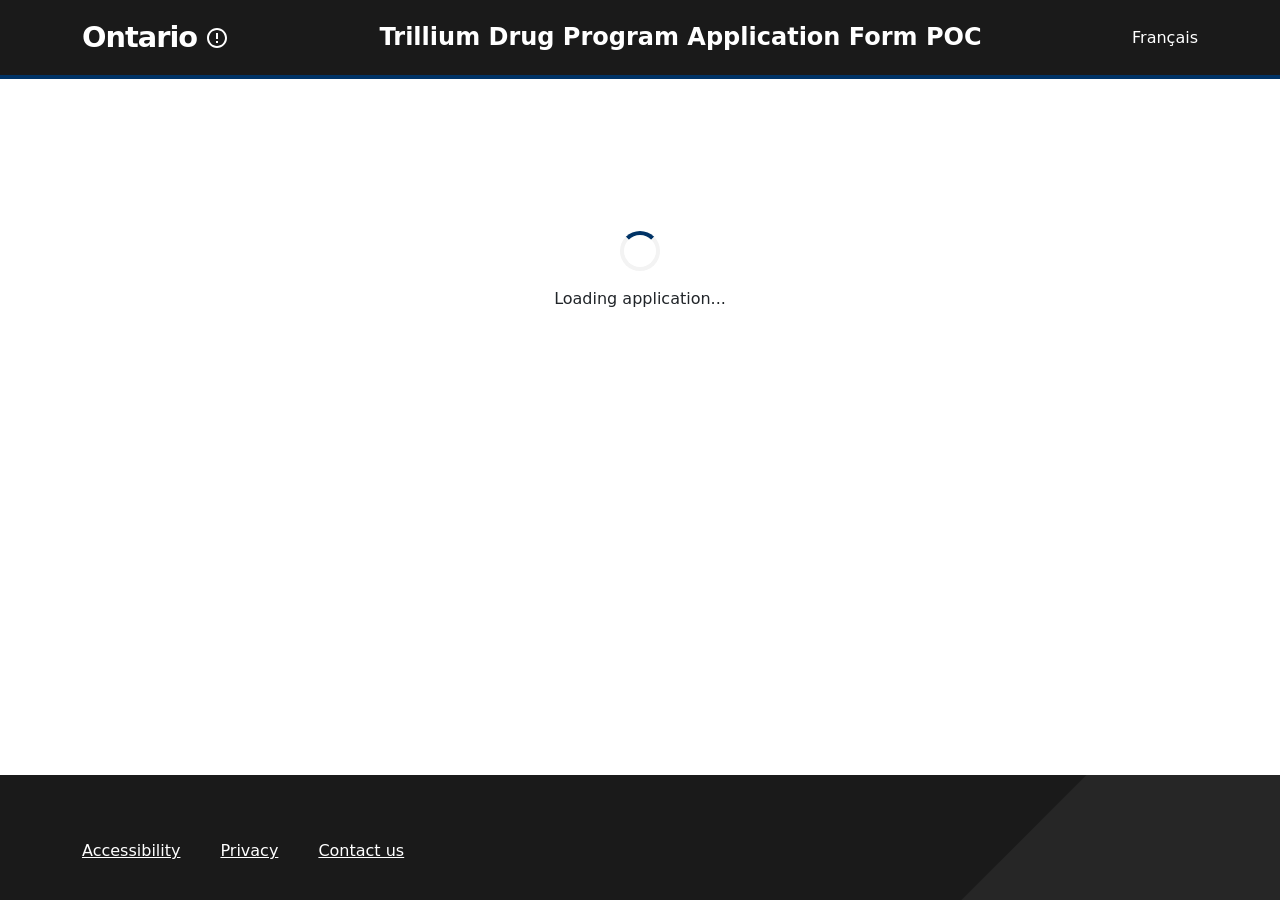
<file: index.html>
<!DOCTYPE html>
<html lang="en">

<head>
    <meta charset="UTF-8">
    <meta name="viewport" content="width=device-width, initial-scale=1.0">
    <title>Service Portal | Application Form</title>

    <!-- Fonts -->
    <link rel="preconnect" href="https://fonts.googleapis.com">
    <link rel="preconnect" href="https://fonts.gstatic.com" crossorigin>
    <link href="https://fonts.googleapis.com/css2?family=Inter:wght@400;500;600&display=swap" rel="stylesheet">
    <link rel="stylesheet" href="styles/main.css">

    <!-- Bootstrap 5 -->
    <link rel="stylesheet" href="https://cdn.jsdelivr.net/npm/bootstrap@5.3.2/dist/css/bootstrap.min.css">

    <!-- Form.io CSS -->
    <link rel="stylesheet" href="https://cdn.form.io/formiojs/formio.form.min.css">

    <!-- Form.io JS -->
    <script src="https://cdn.form.io/formiojs/formio.form.min.js"></script>

    <!-- Dependencies -->
    <!-- <link rel="stylesheet" href="https://cdn.jsdelivr.net/npm/bootstrap@4.6.0/dist/css/bootstrap.min.css">
    <link rel="stylesheet" href="https://cdn.jsdelivr.net/npm/formiojs@4.13.1/dist/formio.full.min.css"> -->
    <!-- Form.io Core Library -->
    <!-- <script src="https://cdn.jsdelivr.net/npm/formiojs@4.13.1/dist/formio.full.min.js"></script> -->
    <!-- <link rel="stylesheet"
        href="https://forms-flow-microfrontends.aot-technologies.com/forms-flow-theme@v7.0.0/forms-flow-theme.min.css"> -->
    <!-- ✅ Override scrolling issues -->
    <style>
        html,
        body,
        #root {
            height: 100% !important;
            overflow: auto !important;
        }

        .formio-form {
            overflow-y: auto !important;
        }
    </style>
</head>

<body>
    <!-- Dark Header matching the image -->
    <header class="portal-header">
        <div class="container header-inner">
            <div class="header-left">
                <span class="portal-logo-text">Ontario</span>
                <div class="logo-icon">
                    <svg width="24" height="24" viewBox="0 0 24 24" fill="white" xmlns="http://www.w3.org/2000/svg">
                        <path
                            d="M12 2C6.48 2 2 6.48 2 12s4.48 10 10 10 10-4.48 10-10S17.52 2 12 2zm0 18c-4.41 0-8-3.59-8-8s3.59-8 8-8 8 3.59 8 8-3.59 8-8 8zm-1-13h2v6h-2zm0 8h2v2h-2z" />
                    </svg>
                </div>
            </div>
            <div class="header-center">
                <h1 class="header-title">Trillium Drug Program Application Form POC</h1>
            </div>
            <div class="header-right">
                <nav class="portal-nav">
                    <a href="#" class="nav-item">Français</a>
                </nav>
            </div>
        </div>
    </header>

    <main class="main-content">
        <!-- Form Section -->
        <div class="container">
            <div class="form-container-outer">
                <div id="loading-state" class="loader-area">
                    <div class="spinner"></div>
                    <p>Loading application...</p>
                </div>

                <!-- Form.io Injection Point -->
                <div id="formio"></div>

                <!-- Feedback Form (hidden initially) -->
                <div id="feedback-section" class="feedback-section" style="display: none;">
                    <div class="feedback-header">
                        <h2>Thank you for using formsflow!</h2>
                        <p>We'd love to hear your feedback to help us improve your experience.</p>
                    </div>

                    <form id="feedback-form" class="feedback-form">
                        <div class="form-group">
                            <label for="satisfaction">How satisfied are you with the form experience?</label>
                            <select id="satisfaction" name="satisfaction" required class="form-control">
                                <option value="">Please select...</option>
                                <option value="very-satisfied">Very Satisfied</option>
                                <option value="satisfied">Satisfied</option>
                                <option value="neutral">Neutral</option>
                                <option value="dissatisfied">Dissatisfied</option>
                                <option value="very-dissatisfied">Very Dissatisfied</option>
                            </select>
                        </div>

                        <div class="form-group">
                            <label for="ease-of-use">How easy was it to complete the form?</label>
                            <select id="ease-of-use" name="ease-of-use" required class="form-control">
                                <option value="">Please select...</option>
                                <option value="very-easy">Very Easy</option>
                                <option value="easy">Easy</option>
                                <option value="moderate">Moderate</option>
                                <option value="difficult">Difficult</option>
                                <option value="very-difficult">Very Difficult</option>
                            </select>
                        </div>

                        <div class="form-group">
                            <label for="comments">Any additional comments or suggestions? (Optional)</label>
                            <textarea id="comments" name="comments" rows="4" class="form-control"
                                placeholder="Share your thoughts..."></textarea>
                        </div>

                        <div class="feedback-actions">
                            <button type="submit" class="btn btn-primary">Submit Feedback</button>
                        </div>
                    </form>
                </div>
            </div>
        </div>

        <!-- Thank You Popup -->
        <div id="thank-you-popup" class="popup-overlay" style="display: none;">
            <div class="popup-content">
                <div class="popup-icon">✓</div>
                <h2>Thank You!</h2>
                <p>Your feedback has been submitted successfully.</p>
                <p class="popup-subtext">We appreciate you taking the time to help us improve.</p>
                <button id="close-popup" class="btn btn-primary">Close</button>
            </div>
        </div>
    </main>

    <!-- Dark Footer matching the image -->
    <footer class="portal-footer">
        <div class="footer-stripe"></div>
        <div class="container footer-inner">
            <nav class="footer-nav">
                <a href="#">Accessibility</a>
                <a href="#">Privacy</a>
                <a href="#">Contact us</a>
            </nav>
            <p class="copyright">© King's Printer for Ontario, 2012–26</p>
        </div>
    </footer>

    <!-- Application Scripts -->
    <script src="scripts/formRenderer.js"></script>
    <script src="scripts/feedback.js"></script>
</body>

</html>
</file>
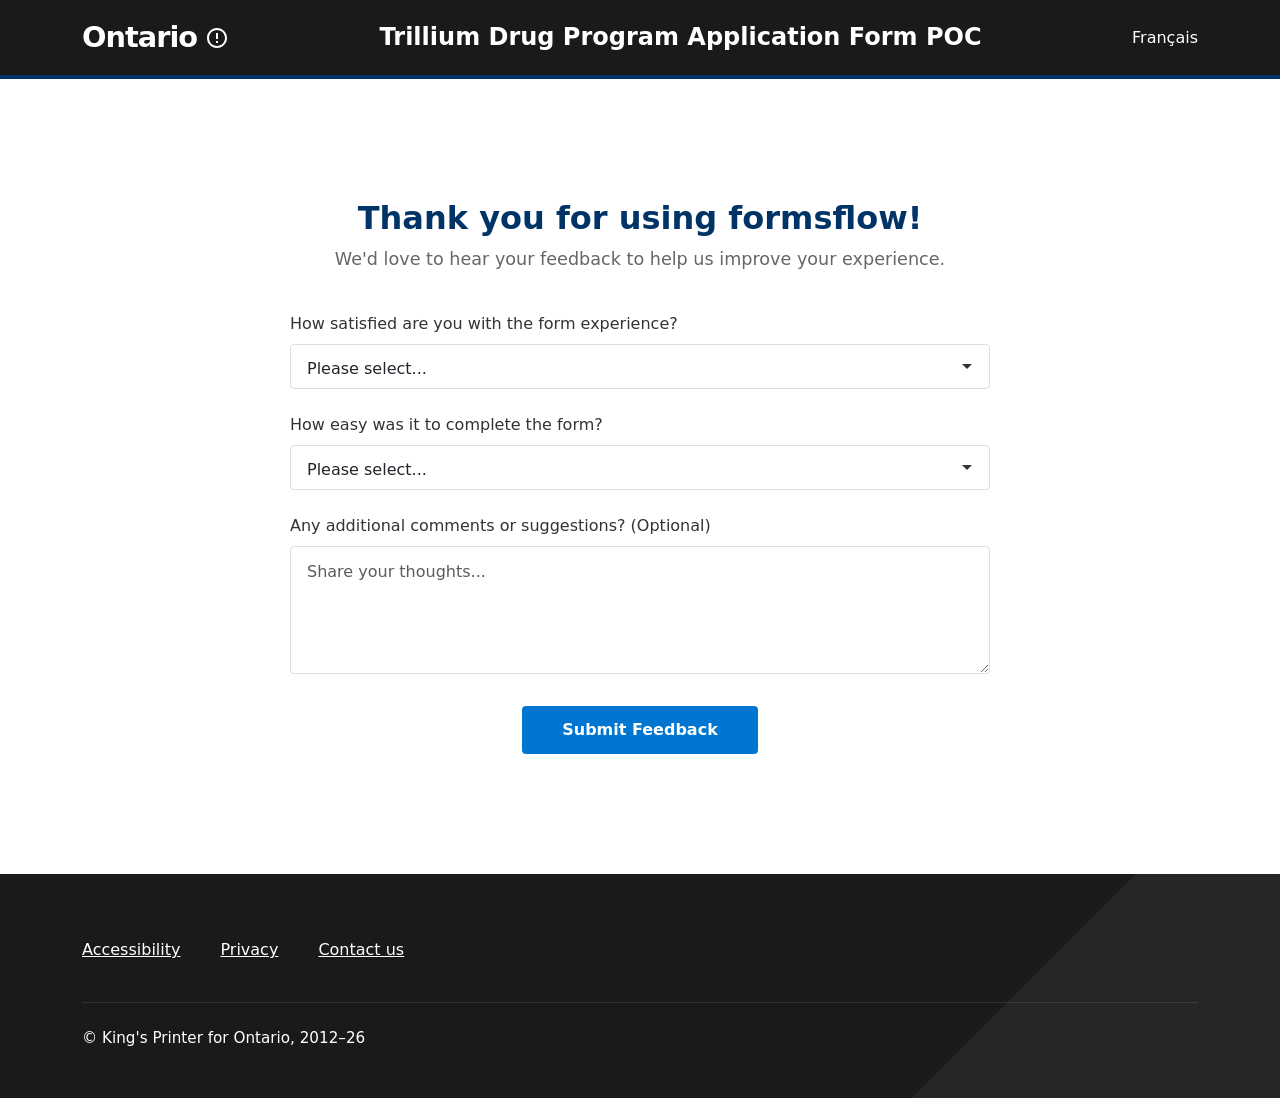
<file: pages/feedback.html>
<!DOCTYPE html>
<html lang="en">

<head>
    <meta charset="UTF-8">
    <meta name="viewport" content="width=device-width, initial-scale=1.0">
    <title>Feedback | Service Portal</title>

    <!-- Fonts -->
    <link rel="preconnect" href="https://fonts.googleapis.com">
    <link rel="preconnect" href="https://fonts.gstatic.com" crossorigin>
    <link href="https://fonts.googleapis.com/css2?family=Inter:wght@400;500;600&display=swap" rel="stylesheet">
    <link rel="stylesheet" href="../styles/main.css">

    <!-- Bootstrap 5 -->
    <link rel="stylesheet" href="https://cdn.jsdelivr.net/npm/bootstrap@5.3.2/dist/css/bootstrap.min.css">
</head>

<body>
    <!-- Dark Header matching the image -->
    <header class="portal-header">
        <div class="container header-inner">
            <div class="header-left">
                <span class="portal-logo-text">Ontario</span>
                <div class="logo-icon">
                    <svg width="24" height="24" viewBox="0 0 24 24" fill="white" xmlns="http://www.w3.org/2000/svg">
                        <path
                            d="M12 2C6.48 2 2 6.48 2 12s4.48 10 10 10 10-4.48 10-10S17.52 2 12 2zm0 18c-4.41 0-8-3.59-8-8s3.59-8 8-8 8 3.59 8 8-3.59 8-8 8zm-1-13h2v6h-2zm0 8h2v2h-2z" />
                    </svg>
                </div>
            </div>
            <div class="header-center">
                <h1 class="header-title">Trillium Drug Program Application Form POC</h1>
            </div>
            <div class="header-right">
                <nav class="portal-nav">
                    <a href="#" class="nav-item">Français</a>
                </nav>
            </div>
        </div>
    </header>

    <main class="main-content">
        <div class="container">
            <div class="form-container-outer">
                <!-- Feedback Form -->
                <div id="feedback-section" class="feedback-section">
                    <div class="feedback-header">
                        <h2>Thank you for using formsflow!</h2>
                        <p>We'd love to hear your feedback to help us improve your experience.</p>
                    </div>

                    <form id="feedback-form" class="feedback-form">
                        <div class="form-group">
                            <label for="satisfaction">How satisfied are you with the form experience?</label>
                            <select id="satisfaction" name="satisfaction" required class="form-control">
                                <option value="">Please select...</option>
                                <option value="very-satisfied">Very Satisfied</option>
                                <option value="satisfied">Satisfied</option>
                                <option value="neutral">Neutral</option>
                                <option value="dissatisfied">Dissatisfied</option>
                                <option value="very-dissatisfied">Very Dissatisfied</option>
                            </select>
                        </div>

                        <div class="form-group">
                            <label for="ease-of-use">How easy was it to complete the form?</label>
                            <select id="ease-of-use" name="ease-of-use" required class="form-control">
                                <option value="">Please select...</option>
                                <option value="very-easy">Very Easy</option>
                                <option value="easy">Easy</option>
                                <option value="moderate">Moderate</option>
                                <option value="difficult">Difficult</option>
                                <option value="very-difficult">Very Difficult</option>
                            </select>
                        </div>

                        <div class="form-group">
                            <label for="comments">Any additional comments or suggestions? (Optional)</label>
                            <textarea id="comments" name="comments" rows="4" class="form-control"
                                placeholder="Share your thoughts..."></textarea>
                        </div>

                        <div class="feedback-actions">
                            <button type="submit" class="btn btn-primary">Submit Feedback</button>
                        </div>
                    </form>
                </div>
            </div>
        </div>

        <!-- Thank You Popup -->
        <div id="thank-you-popup" class="popup-overlay" style="display: none;">
            <div class="popup-content">
                <div class="popup-icon">✓</div>
                <h2>Thank You!</h2>
                <p>Your feedback has been submitted successfully.</p>
                <p class="popup-subtext">We appreciate you taking the time to help us improve.</p>
                <button id="close-popup" class="btn btn-primary">Close</button>
            </div>
        </div>
    </main>

    <!-- Dark Footer matching the image -->
    <footer class="portal-footer">
        <div class="footer-stripe"></div>
        <div class="container footer-inner">
            <nav class="footer-nav">
                <a href="#">Accessibility</a>
                <a href="#">Privacy</a>
                <a href="#">Contact us</a>
            </nav>
            <p class="copyright">© King's Printer for Ontario, 2012–26</p>
        </div>
    </footer>

    <!-- Application Scripts -->
    <script src="../scripts/feedback.js"></script>
    <script>
        // Show feedback section on page load
        window.addEventListener('DOMContentLoaded', () => {
            const feedbackSection = document.getElementById('feedback-section');
            if (feedbackSection) {
                feedbackSection.style.opacity = '1';
            }
        });
    </script>
</body>

</html>
</file>
<file: styles/main.css>
/* --- Simple Government Portal Visual System --- */
:root {
    --primary: #003366;
    /* Government Blue */
    --header-bg: #1a1a1a;
    --footer-bg: #1a1a1a;
    --text-on-dark: #ffffff;
    --text-main: #333333;
    --bg-main: #f0f0f0;
    --container-max: 1200px;
}

/* --- Base Styles --- */
* {
    margin: 0;
    padding: 0;
    box-sizing: border-box;
    -webkit-font-smoothing: antialiased;
}

body {
    font-family: 'Inter', Arial, Helvetica, sans-serif;
    background-color: var(--bg-main);
    color: var(--text-main);
    line-height: 1.5;
    display: flex;
    flex-direction: column;
    min-height: 100vh;
}

.container {
    max-width: var(--container-max);
    margin: 0 auto;
    padding: 0 1.5rem;
}

/* --- Government Header --- */
.portal-header {
    background: var(--header-bg);
    color: var(--text-on-dark);
    padding: 1rem 0;
    border-bottom: 4px solid var(--primary);
}

.header-inner {
    display: flex;
    justify-content: space-between;
    align-items: center;
}

.header-left {
    display: flex;
    align-items: center;
    gap: 0.5rem;
}

.portal-logo-text {
    font-size: 1.8rem;
    font-weight: 800;
    letter-spacing: -1px;
}

.header-center {
    flex-grow: 1;
    text-align: center;
}

.header-title {
    font-size: 1.5rem;
    font-weight: 600;
    margin: 0;
}

.portal-nav {
    display: flex;
    gap: 1.5rem;
}

.nav-item {
    font-size: 1rem;
    color: white;
    text-decoration: none;
    font-weight: 500;
}

.nav-item:hover {
    text-decoration: underline;
}

/* --- Main Content --- */
.main-content {
    flex-grow: 1;
    padding: 3rem 0;
}

.form-container-outer {
    background: white;
    min-height: 600px;
    padding: 2.5rem;
}

#formio {
    width: 100%;
    opacity: 0;
    transition: opacity 0.5s ease;
}

/* --- Loading Indicator --- */
.loader-area {
    display: flex;
    flex-direction: column;
    justify-content: center;
    align-items: center;
    gap: 1rem;
    padding: 4rem 0;
}

.spinner {
    width: 40px;
    height: 40px;
    border: 4px solid #f3f3f3;
    border-top: 4px solid var(--primary);
    border-radius: 50%;
    animation: spin 1s linear infinite;
}

@keyframes spin {
    0% {
        transform: rotate(0deg);
    }

    100% {
        transform: rotate(360deg);
    }
}

/* --- Government Footer --- */
.portal-footer {
    background: var(--footer-bg);
    color: #ffffff;
    padding: 4rem 0 2rem;
    position: relative;
    overflow: hidden;
}

.footer-stripe {
    position: absolute;
    bottom: 0;
    right: 0;
    width: 40%;
    height: 100%;
    background: rgba(255, 255, 255, 0.05);
    transform: skewX(-45deg) translateX(50%);
    pointer-events: none;
}

.footer-inner {
    display: flex;
    flex-direction: column;
    gap: 1rem;
    position: relative;
    z-index: 1;
}

.footer-nav {
    display: flex;
    gap: 2.5rem;
    margin-bottom: 0.5rem;
}

.footer-nav a {
    color: #ffffff;
    text-decoration: underline;
    font-size: 1rem;
}

.footer-nav a:hover {
    text-decoration: none;
}

.copyright {
    font-size: 0.95rem;
    margin-top: 1rem;
    border-top: 1px solid rgba(255, 255, 255, 0.1);
    padding-top: 1.5rem;
}

/* Form.io Overrides for simple look */
.formio-form {
    font-family: inherit !important;
}

.formio-form .btn-primary {
    background-color: #0076d1 !important;
    border-color: #0076d1 !important;
    border-radius: 4px !important;
    font-weight: bold !important;
    padding: 0.6rem 2rem !important;
}

/* --- Feedback Section Styles --- */
.feedback-section {
    opacity: 0;
    transition: opacity 0.5s ease;
    padding: 2rem 0;
}

.feedback-header {
    text-align: center;
    margin-bottom: 2.5rem;
}

.feedback-header h2 {
    color: var(--primary);
    font-size: 2rem;
    font-weight: 600;
    margin-bottom: 0.5rem;
}

.feedback-header p {
    color: #666;
    font-size: 1.1rem;
}

.feedback-form {
    max-width: 700px;
    margin: 0 auto;
}

.feedback-form .form-group {
    margin-bottom: 1.5rem;
}

.feedback-form label {
    display: block;
    font-weight: 500;
    margin-bottom: 0.5rem;
    color: var(--text-main);
}

.feedback-form .form-control {
    width: 100%;
    padding: 0.75rem 1rem;
    border: 1px solid #ddd;
    border-radius: 4px;
    font-size: 1rem;
    font-family: inherit;
    transition: border-color 0.3s ease;
    line-height: 1.5;
    vertical-align: middle;
}

.feedback-form select.form-control {
    height: 45px;
    appearance: none;
    background-image: url("data:image/svg+xml,%3Csvg xmlns='http://www.w3.org/2000/svg' width='12' height='12' viewBox='0 0 12 12'%3E%3Cpath fill='%23333' d='M6 9L1 4h10z'/%3E%3C/svg%3E");
    background-repeat: no-repeat;
    background-position: right 1rem center;
    background-size: 12px;
    padding-right: 2.5rem;
}

.feedback-form select.form-control option {
    padding: 0.5rem;
}

.feedback-form .form-control:focus {
    outline: none;
    border-color: var(--primary);
    box-shadow: 0 0 0 3px rgba(0, 51, 102, 0.1);
}

.feedback-form textarea.form-control {
    resize: vertical;
    min-height: 100px;
    padding: 0.75rem 1rem;
    line-height: 1.6;
}

.feedback-actions {
    text-align: center;
    margin-top: 2rem;
}

.feedback-form .btn-primary {
    background-color: #0076d1;
    border: none;
    color: white;
    padding: 0.75rem 2.5rem;
    font-size: 1rem;
    font-weight: 600;
    border-radius: 4px;
    cursor: pointer;
    transition: background-color 0.3s ease;
}

.feedback-form .btn-primary:hover {
    background-color: #005a9e;
}

/* --- Thank You Popup Styles --- */
.popup-overlay {
    position: fixed;
    top: 0;
    left: 0;
    width: 100%;
    height: 100%;
    background: rgba(0, 0, 0, 0.6);
    display: flex;
    justify-content: center;
    align-items: center;
    z-index: 9999;
    opacity: 0;
    transition: opacity 0.3s ease;
}

.popup-overlay.show {
    opacity: 1;
}

.popup-content {
    background: white;
    padding: 3rem 2.5rem;
    border-radius: 8px;
    text-align: center;
    max-width: 500px;
    width: 90%;
    box-shadow: 0 10px 40px rgba(0, 0, 0, 0.2);
    transform: scale(0.9);
    transition: transform 0.3s ease;
}

.popup-overlay.show .popup-content {
    transform: scale(1);
}

.popup-icon {
    width: 70px;
    height: 70px;
    background: #10b981;
    color: white;
    border-radius: 50%;
    display: flex;
    align-items: center;
    justify-content: center;
    font-size: 2.5rem;
    margin: 0 auto 1.5rem;
    font-weight: bold;
}

.popup-content h2 {
    color: var(--primary);
    font-size: 1.8rem;
    margin-bottom: 1rem;
}

.popup-content p {
    color: #666;
    font-size: 1.1rem;
    margin-bottom: 0.5rem;
}

.popup-subtext {
    font-size: 0.95rem;
    color: #999;
    margin-bottom: 2rem;
}

.popup-content .btn-primary {
    background-color: #0076d1;
    border: none;
    color: white;
    padding: 0.75rem 2.5rem;
    font-size: 1rem;
    font-weight: 600;
    border-radius: 4px;
    cursor: pointer;
    transition: background-color 0.3s ease;
}

.popup-content .btn-primary:hover {
    background-color: #005a9e;
}

/* --- Responsive Design --- */
@media (max-width: 768px) {
    .feedback-header h2 {
        font-size: 1.5rem;
    }

    .feedback-header p {
        font-size: 1rem;
    }

    .popup-content {
        padding: 2rem 1.5rem;
    }

    .popup-content h2 {
        font-size: 1.5rem;
    }

    .popup-icon {
        width: 60px;
        height: 60px;
        font-size: 2rem;
    }
}
</file>
